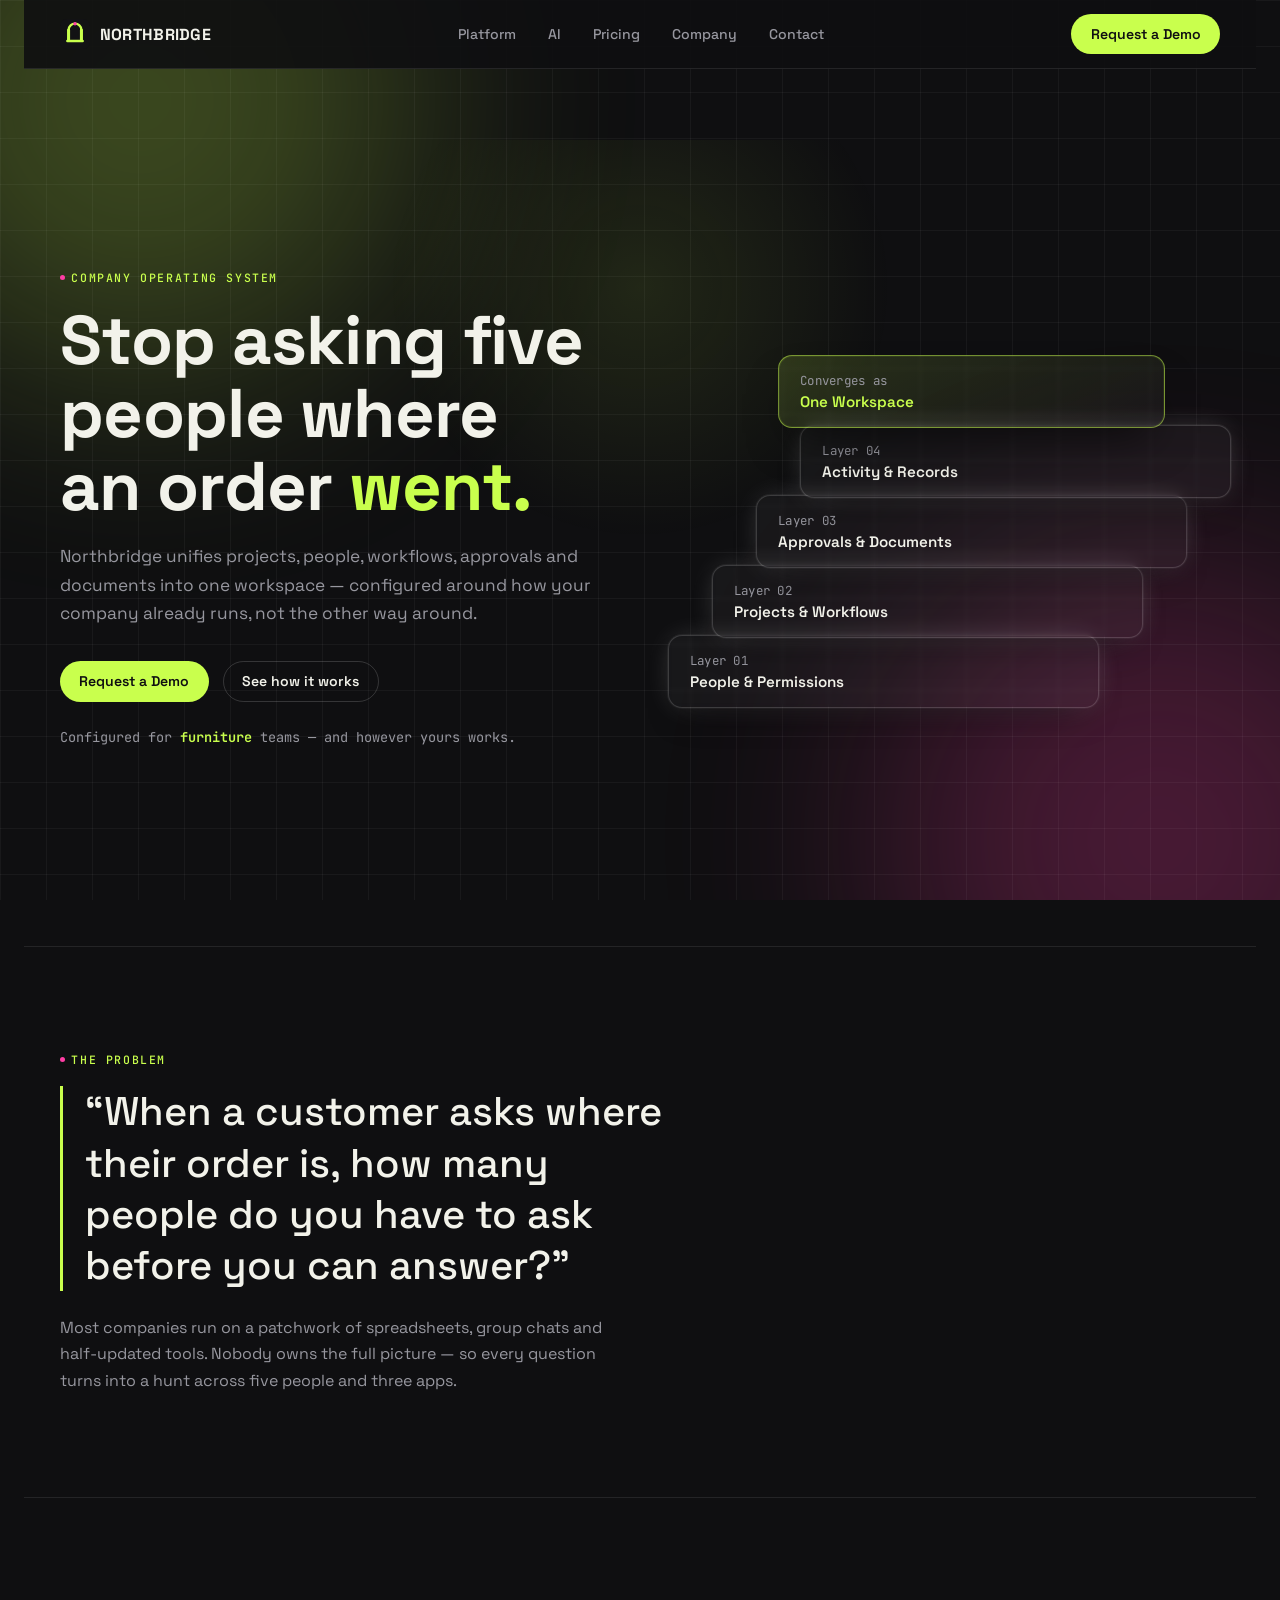
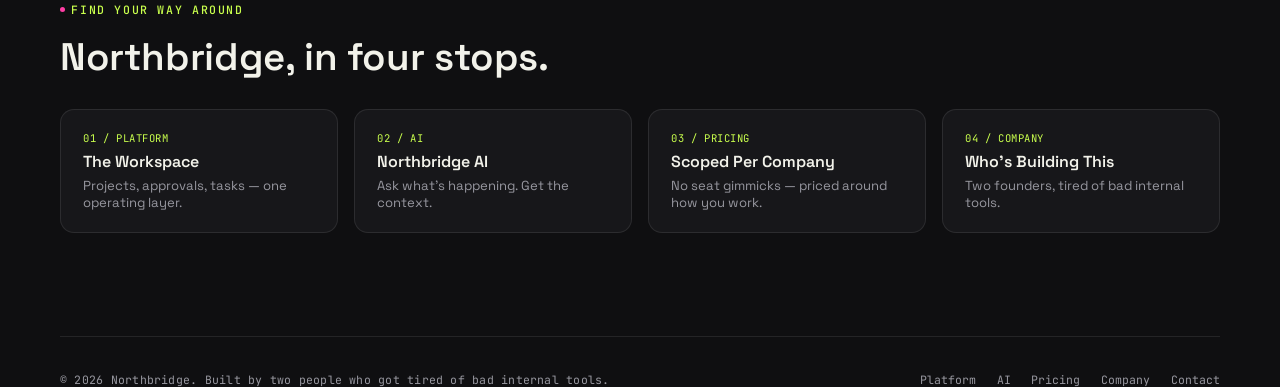
<file: index.html>
<!doctype html>
<html lang="en">
<head>
<meta charset="utf-8">
<meta name="viewport" content="width=device-width, initial-scale=1">
<title>Northbridge — Company Operating System</title>
<meta name="description" content="Northbridge unifies projects, people, workflows, approvals and documents into one workspace, configured around how your company already runs.">
<meta name="theme-color" content="#0F0F11">
<link rel="icon" href="favicon.svg" type="image/svg+xml">
<link rel="alternate icon" href="favicon.svg">
<link rel="apple-touch-icon" href="favicon.svg">
<link rel="stylesheet" href="styles.css">
</head>
<body>
<input type="checkbox" id="menu-toggle">

<div class="bg-fx" aria-hidden="true"><div class="orb orb-a"></div><div class="orb orb-b"></div></div>
<div class="grid-overlay" aria-hidden="true"></div>
<header class="nav">
  <div class="wrap nav-row">
    <a href="index.html" class="wordmark">
      <svg width="30" height="30" viewBox="0 0 128 128" fill="none" aria-hidden="true">
        <rect width="128" height="128" rx="28" fill="#121214"></rect>
        <rect x="30" y="40" width="13" height="54" rx="6.5" fill="#C9FF4D"></rect>
        <rect x="85" y="40" width="13" height="54" rx="6.5" fill="#C9FF4D"></rect>
        <rect x="26" y="88" width="76" height="11" rx="5.5" fill="#C9FF4D"></rect>
        <path d="M37 46C37 30 50 20 64 20C78 20 91 30 91 46" stroke="#C9FF4D" stroke-width="10" stroke-linecap="round"></path>
        <circle cx="64" cy="20" r="7.5" fill="#FF3EA5"></circle>
      </svg>
      NORTHBRIDGE
    </a>
    <nav class="links" id="navLinks">
      <a href="platform.html">Platform</a>
      <a href="ai.html">AI</a>
      <a href="pricing.html">Pricing</a>
      <a href="company.html">Company</a>
      <a href="contact.html">Contact</a>
    </nav>
    <div class="nav-right">
      <a href="contact.html" class="btn btn-accent">Request a Demo</a>
      <label class="burger" for="menu-toggle" aria-label="Toggle menu"><span></span><span></span><span></span></label>
    </div>
  </div>
</header>

<main id="top">

  <section style="border-top:none;">
    <div class="wrap hero">
      <div>
        <p class="eyebrow"><span class="dot"></span>Company Operating System</p>
        <h1>Stop asking five people where an order <mark>went.</mark></h1>
        <p class="hero-sub measure">Northbridge unifies projects, people, workflows, approvals and documents into one workspace &mdash; configured around how your company already runs, not the other way around.</p>
        <div class="hero-cta">
          <a href="contact.html" class="btn btn-accent btn-pulse">Request a Demo</a>
          <a href="platform.html" class="btn btn-outline">See how it works</a>
        </div>
        <p class="rot-line mono">Configured for <span id="rotWord">furniture</span> teams &mdash; and however yours works.</p>
      </div>
      <div class="deck reveal pre" data-reveal id="deck">
        <div class="deck-panel p1">Layer 01<b>People &amp; Permissions</b></div>
        <div class="deck-panel p2">Layer 02<b>Projects &amp; Workflows</b></div>
        <div class="deck-panel p3">Layer 03<b>Approvals &amp; Documents</b></div>
        <div class="deck-panel p4">Layer 04<b>Activity &amp; Records</b></div>
        <div class="deck-panel top">Converges as<b>One Workspace</b></div>
      </div>
    </div>
  </section>

  <section>
    <div class="wrap">
      <p class="eyebrow"><span class="dot"></span>The Problem</p>
      <p class="quote">&ldquo;When a customer asks where their order is, how many people do you have to ask before you can answer?&rdquo;</p>
      <p class="measure" style="margin-top:1.5rem; font-size:1rem;">Most companies run on a patchwork of spreadsheets, group chats and half-updated tools. Nobody owns the full picture &mdash; so every question turns into a hunt across five people and three apps.</p>
    </div>
  </section>

  <section style="border-bottom:none;">
    <div class="wrap">
      <p class="eyebrow"><span class="dot"></span>Find Your Way Around</p>
      <h2>Northbridge, in four stops.</h2>
      <div class="explore-grid">
        <a class="explore-card" href="platform.html">
          <span class="tag">01 / Platform</span>
          <span class="t">The Workspace</span>
          <span class="d">Projects, approvals, tasks &mdash; one operating layer.</span>
        </a>
        <a class="explore-card" href="ai.html">
          <span class="tag">02 / AI</span>
          <span class="t">Northbridge AI</span>
          <span class="d">Ask what's happening. Get the context.</span>
        </a>
        <a class="explore-card" href="pricing.html">
          <span class="tag">03 / Pricing</span>
          <span class="t">Scoped Per Company</span>
          <span class="d">No seat gimmicks &mdash; priced around how you work.</span>
        </a>
        <a class="explore-card" href="company.html">
          <span class="tag">04 / Company</span>
          <span class="t">Who's Building This</span>
          <span class="d">Two founders, tired of bad internal tools.</span>
        </a>
      </div>
    </div>
  </section>

</main>
<footer class="finerow wrap" style="border-top:1px solid var(--line); margin-top:0;">
  <span class="fine">&copy; 2026 Northbridge. Built by two people who got tired of bad internal tools.</span>
  <nav>
        <a href="platform.html">Platform</a>
        <a href="ai.html">AI</a>
        <a href="pricing.html">Pricing</a>
        <a href="company.html">Company</a>
        <a href="contact.html">Contact</a>
  </nav>
</footer>
<script src="script.js"></script>
</body>
</html>
</file>
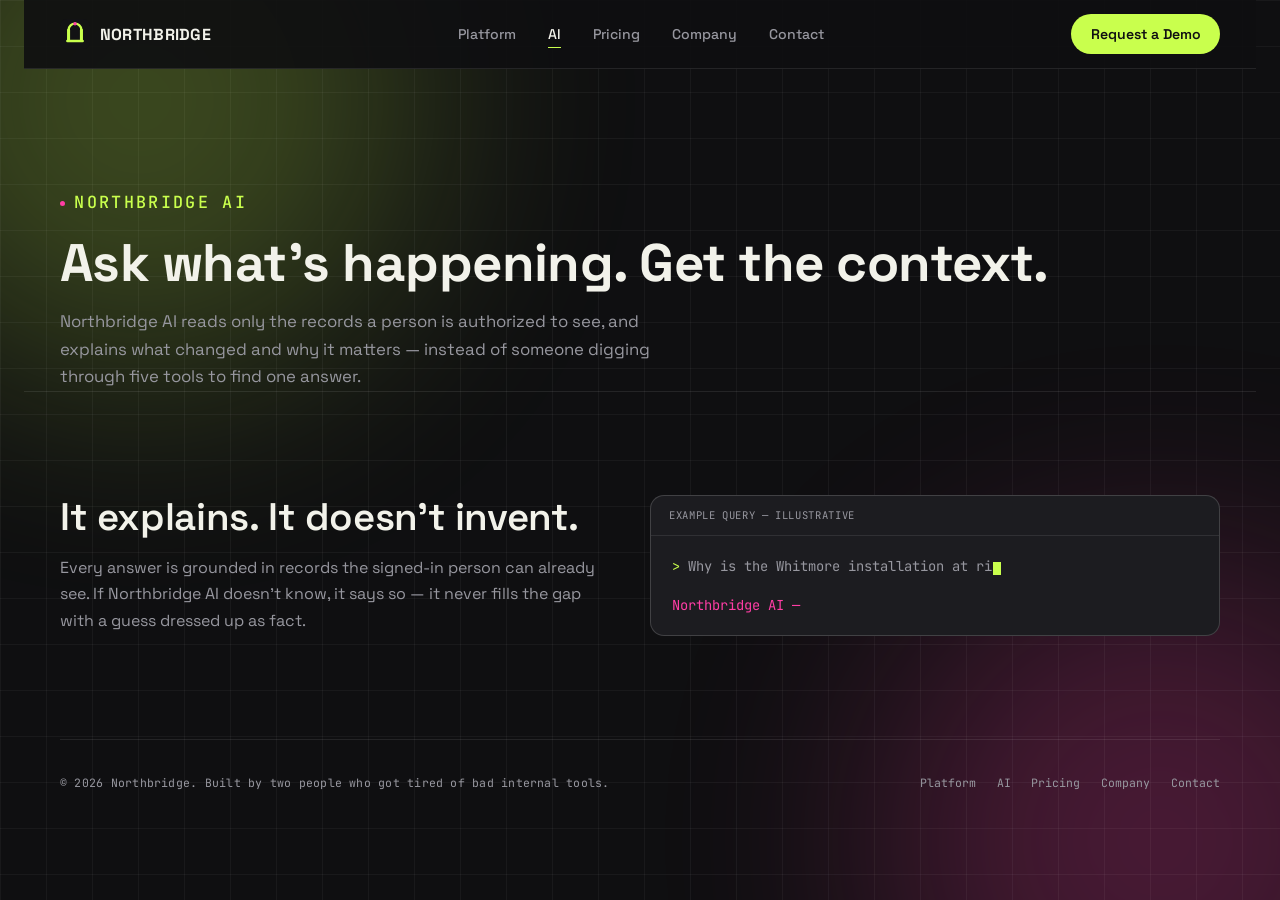
<file: ai.html>
<!doctype html>
<html lang="en">
<head>
<meta charset="utf-8">
<meta name="viewport" content="width=device-width, initial-scale=1">
<title>Northbridge AI</title>
<meta name="description" content="Northbridge AI reads only the records a person is authorized to see, and explains what changed and why it matters.">
<meta name="theme-color" content="#0F0F11">
<link rel="icon" href="favicon.svg" type="image/svg+xml">
<link rel="alternate icon" href="favicon.svg">
<link rel="apple-touch-icon" href="favicon.svg">
<link rel="stylesheet" href="styles.css">
</head>
<body>
<input type="checkbox" id="menu-toggle">

<div class="bg-fx" aria-hidden="true"><div class="orb orb-a"></div><div class="orb orb-b"></div></div>
<div class="grid-overlay" aria-hidden="true"></div>
<header class="nav">
  <div class="wrap nav-row">
    <a href="index.html" class="wordmark">
      <svg width="30" height="30" viewBox="0 0 128 128" fill="none" aria-hidden="true">
        <rect width="128" height="128" rx="28" fill="#121214"></rect>
        <rect x="30" y="40" width="13" height="54" rx="6.5" fill="#C9FF4D"></rect>
        <rect x="85" y="40" width="13" height="54" rx="6.5" fill="#C9FF4D"></rect>
        <rect x="26" y="88" width="76" height="11" rx="5.5" fill="#C9FF4D"></rect>
        <path d="M37 46C37 30 50 20 64 20C78 20 91 30 91 46" stroke="#C9FF4D" stroke-width="10" stroke-linecap="round"></path>
        <circle cx="64" cy="20" r="7.5" fill="#FF3EA5"></circle>
      </svg>
      NORTHBRIDGE
    </a>
    <nav class="links" id="navLinks">
      <a href="platform.html">Platform</a>
      <a href="ai.html" class="active" aria-current="page">AI</a>
      <a href="pricing.html">Pricing</a>
      <a href="company.html">Company</a>
      <a href="contact.html">Contact</a>
    </nav>
    <div class="nav-right">
      <a href="contact.html" class="btn btn-accent">Request a Demo</a>
      <label class="burger" for="menu-toggle" aria-label="Toggle menu"><span></span><span></span><span></span></label>
    </div>
  </div>
</header>

<main>
  <section class="page-head" style="border-top:none;">
    <div class="wrap">
      <p class="eyebrow"><span class="dot"></span>Northbridge AI</p>
      <h1>Ask what's happening. Get the context.</h1>
      <p class="measure">Northbridge AI reads only the records a person is authorized to see, and explains what changed and why it matters &mdash; instead of someone digging through five tools to find one answer.</p>
    </div>
  </section>

  <section style="border-bottom:none;">
    <div class="wrap ai-grid">
      <div>
        <h2>It explains. It doesn't invent.</h2>
        <p class="measure" style="margin-top:1.1rem; font-size:1rem;">Every answer is grounded in records the signed-in person can already see. If Northbridge AI doesn't know, it says so &mdash; it never fills the gap with a guess dressed up as fact.</p>
      </div>
      <div class="console reveal pre" data-reveal>
        <div class="console-head">Example query &mdash; illustrative</div>
        <div class="console-body" id="consoleBody">
          <div class="console-line"><span class="who">&gt; </span><span class="msg" id="qMsg" data-text="Why is the Whitmore installation at risk?"></span><span class="cursor" id="qCursor"></span></div>
          <div class="console-line reply"><span class="who">Northbridge AI &mdash; </span><span class="msg" id="aMsg" data-text="Install crew (2 people) was reassigned to the Carter project on Tuesday. Original install slot reopens Thursday. Flagged to Approvals for reschedule."></span><span class="cursor hide" id="aCursor"></span></div>
        </div>
      </div>
    </div>
  </section>
</main>
<footer class="finerow wrap" style="border-top:1px solid var(--line); margin-top:0;">
  <span class="fine">&copy; 2026 Northbridge. Built by two people who got tired of bad internal tools.</span>
  <nav>
        <a href="platform.html">Platform</a>
        <a href="ai.html">AI</a>
        <a href="pricing.html">Pricing</a>
        <a href="company.html">Company</a>
        <a href="contact.html">Contact</a>
  </nav>
</footer>
<script src="script.js"></script>
</body>
</html>
</file>
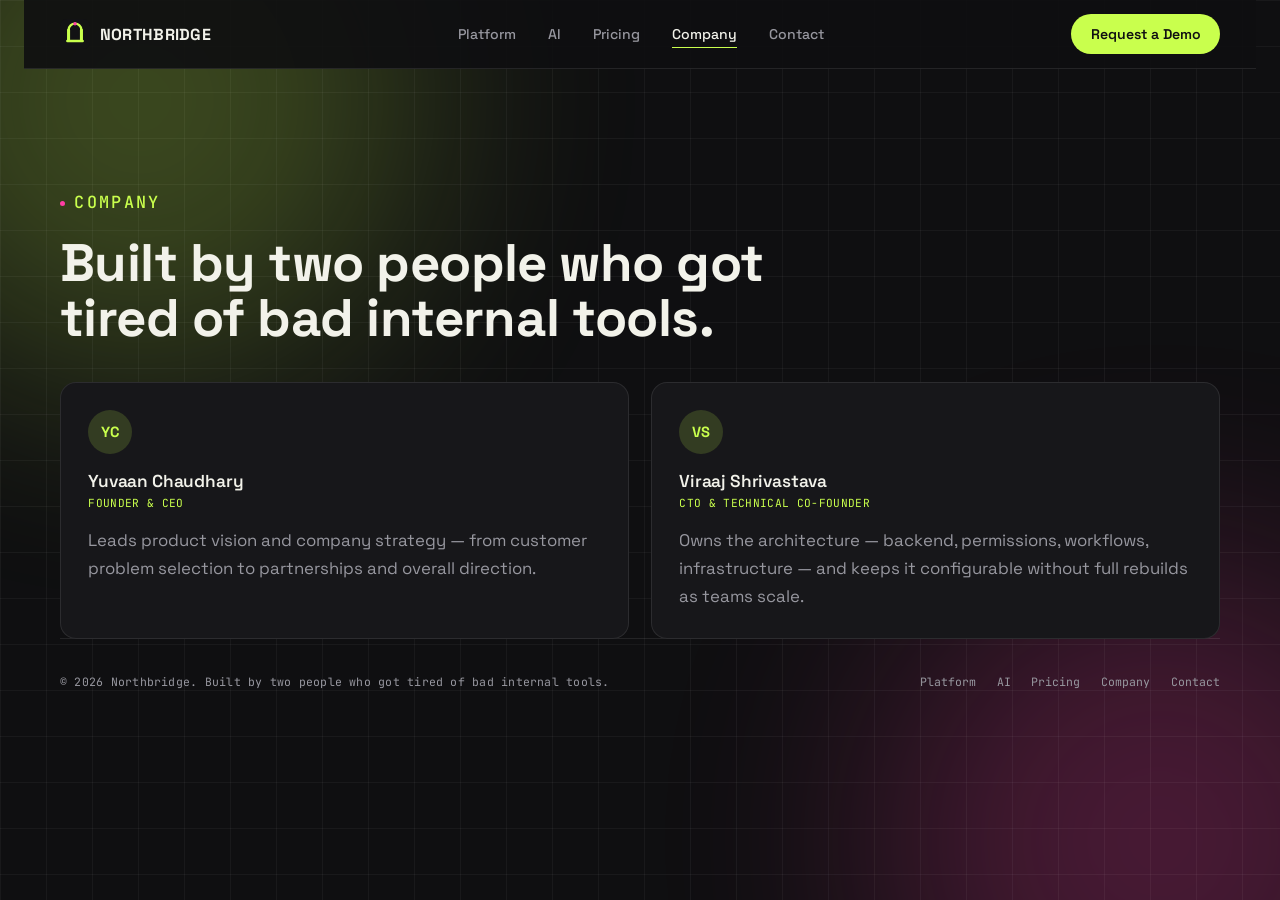
<file: company.html>
<!doctype html>
<html lang="en">
<head>
<meta charset="utf-8">
<meta name="viewport" content="width=device-width, initial-scale=1">
<title>Company — Northbridge</title>
<meta name="description" content="Northbridge is built by Yuvaan Chaudhary and Viraaj Shrivastava — two founders who got tired of bad internal tools.">
<meta name="theme-color" content="#0F0F11">
<link rel="icon" href="favicon.svg" type="image/svg+xml">
<link rel="alternate icon" href="favicon.svg">
<link rel="apple-touch-icon" href="favicon.svg">
<link rel="stylesheet" href="styles.css">
</head>
<body>
<input type="checkbox" id="menu-toggle">

<div class="bg-fx" aria-hidden="true"><div class="orb orb-a"></div><div class="orb orb-b"></div></div>
<div class="grid-overlay" aria-hidden="true"></div>
<header class="nav">
  <div class="wrap nav-row">
    <a href="index.html" class="wordmark">
      <svg width="30" height="30" viewBox="0 0 128 128" fill="none" aria-hidden="true">
        <rect width="128" height="128" rx="28" fill="#121214"></rect>
        <rect x="30" y="40" width="13" height="54" rx="6.5" fill="#C9FF4D"></rect>
        <rect x="85" y="40" width="13" height="54" rx="6.5" fill="#C9FF4D"></rect>
        <rect x="26" y="88" width="76" height="11" rx="5.5" fill="#C9FF4D"></rect>
        <path d="M37 46C37 30 50 20 64 20C78 20 91 30 91 46" stroke="#C9FF4D" stroke-width="10" stroke-linecap="round"></path>
        <circle cx="64" cy="20" r="7.5" fill="#FF3EA5"></circle>
      </svg>
      NORTHBRIDGE
    </a>
    <nav class="links" id="navLinks">
      <a href="platform.html">Platform</a>
      <a href="ai.html">AI</a>
      <a href="pricing.html">Pricing</a>
      <a href="company.html" class="active" aria-current="page">Company</a>
      <a href="contact.html">Contact</a>
    </nav>
    <div class="nav-right">
      <a href="contact.html" class="btn btn-accent">Request a Demo</a>
      <label class="burger" for="menu-toggle" aria-label="Toggle menu"><span></span><span></span><span></span></label>
    </div>
  </div>
</header>

<main>
  <section class="page-head" style="border-top:none; border-bottom:none;">
    <div class="wrap">
      <p class="eyebrow"><span class="dot"></span>Company</p>
      <h1>Built by two people who got tired of bad internal tools.</h1>
      <div class="team-grid">
        <div class="team-card">
          <div class="initials">YC</div>
          <h3>Yuvaan Chaudhary</h3>
          <div class="role">FOUNDER &amp; CEO</div>
          <p>Leads product vision and company strategy &mdash; from customer problem selection to partnerships and overall direction.</p>
        </div>
        <div class="team-card">
          <div class="initials">VS</div>
          <h3>Viraaj Shrivastava</h3>
          <div class="role">CTO &amp; TECHNICAL CO-FOUNDER</div>
          <p>Owns the architecture &mdash; backend, permissions, workflows, infrastructure &mdash; and keeps it configurable without full rebuilds as teams scale.</p>
        </div>
      </div>
    </div>
  </section>
</main>
<footer class="finerow wrap" style="border-top:1px solid var(--line); margin-top:0;">
  <span class="fine">&copy; 2026 Northbridge. Built by two people who got tired of bad internal tools.</span>
  <nav>
        <a href="platform.html">Platform</a>
        <a href="ai.html">AI</a>
        <a href="pricing.html">Pricing</a>
        <a href="company.html">Company</a>
        <a href="contact.html">Contact</a>
  </nav>
</footer>
<script src="script.js"></script>
</body>
</html>
</file>
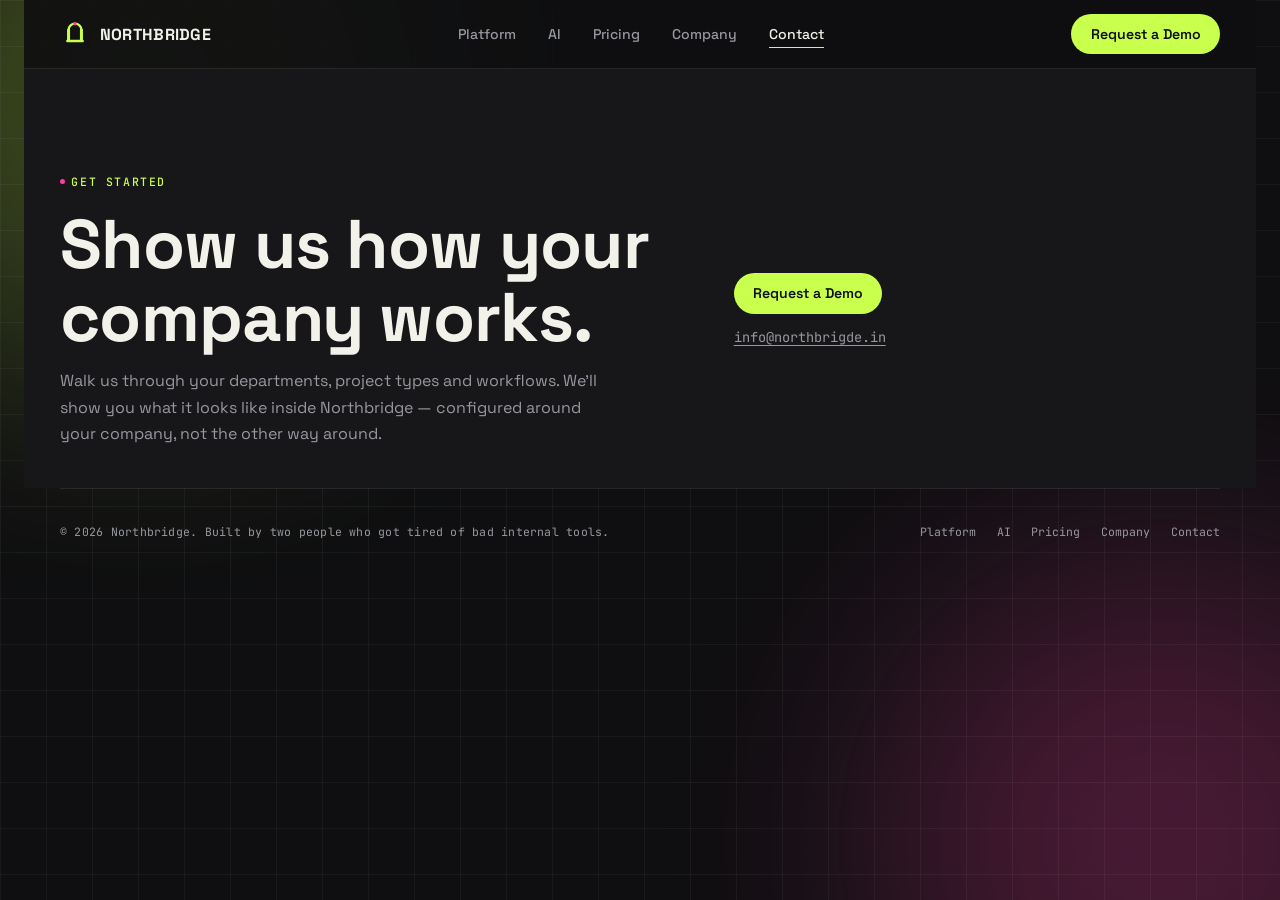
<file: contact.html>
<!doctype html>
<html lang="en">
<head>
<meta charset="utf-8">
<meta name="viewport" content="width=device-width, initial-scale=1">
<title>Contact — Northbridge</title>
<meta name="description" content="Talk to Northbridge about how your company works, and see what it looks like configured for your team.">
<meta name="theme-color" content="#0F0F11">
<link rel="icon" href="favicon.svg" type="image/svg+xml">
<link rel="alternate icon" href="favicon.svg">
<link rel="apple-touch-icon" href="favicon.svg">
<link rel="stylesheet" href="styles.css">
</head>
<body>
<input type="checkbox" id="menu-toggle">

<div class="bg-fx" aria-hidden="true"><div class="orb orb-a"></div><div class="orb orb-b"></div></div>
<div class="grid-overlay" aria-hidden="true"></div>
<header class="nav">
  <div class="wrap nav-row">
    <a href="index.html" class="wordmark">
      <svg width="30" height="30" viewBox="0 0 128 128" fill="none" aria-hidden="true">
        <rect width="128" height="128" rx="28" fill="#121214"></rect>
        <rect x="30" y="40" width="13" height="54" rx="6.5" fill="#C9FF4D"></rect>
        <rect x="85" y="40" width="13" height="54" rx="6.5" fill="#C9FF4D"></rect>
        <rect x="26" y="88" width="76" height="11" rx="5.5" fill="#C9FF4D"></rect>
        <path d="M37 46C37 30 50 20 64 20C78 20 91 30 91 46" stroke="#C9FF4D" stroke-width="10" stroke-linecap="round"></path>
        <circle cx="64" cy="20" r="7.5" fill="#FF3EA5"></circle>
      </svg>
      NORTHBRIDGE
    </a>
    <nav class="links" id="navLinks">
      <a href="platform.html">Platform</a>
      <a href="ai.html">AI</a>
      <a href="pricing.html">Pricing</a>
      <a href="company.html">Company</a>
      <a href="contact.html" class="active" aria-current="page">Contact</a>
    </nav>
    <div class="nav-right">
      <a href="contact.html" class="btn btn-accent">Request a Demo</a>
      <label class="burger" for="menu-toggle" aria-label="Toggle menu"><span></span><span></span><span></span></label>
    </div>
  </div>
</header>

<main>
  <section class="close-band" style="border-top:none; padding-top:clamp(3.4rem,8vw,6.5rem);">
    <div class="wrap">
      <div class="cta-inner reveal pre" data-reveal style="border-bottom:none; padding-bottom:0;">
        <div>
          <p class="eyebrow"><span class="dot"></span>Get Started</p>
          <h1>Show us how your company works.</h1>
          <p class="measure" style="margin-top:.9rem; font-size:1rem;">Walk us through your departments, project types and workflows. We'll show you what it looks like inside Northbridge &mdash; configured around your company, not the other way around.</p>
        </div>
        <div class="cta-actions">
          <a href="mailto:info@northbrigde.in" class="btn btn-accent btn-pulse">Request a Demo</a>
          <a href="mailto:info@northbrigde.in" class="email">info@northbrigde.in</a>
        </div>
      </div>
    </div>
  </section>
</main>
<footer class="finerow wrap" style="border-top:1px solid var(--line); margin-top:0;">
  <span class="fine">&copy; 2026 Northbridge. Built by two people who got tired of bad internal tools.</span>
  <nav>
        <a href="platform.html">Platform</a>
        <a href="ai.html">AI</a>
        <a href="pricing.html">Pricing</a>
        <a href="company.html">Company</a>
        <a href="contact.html">Contact</a>
  </nav>
</footer>
<script src="script.js"></script>
</body>
</html>
</file>
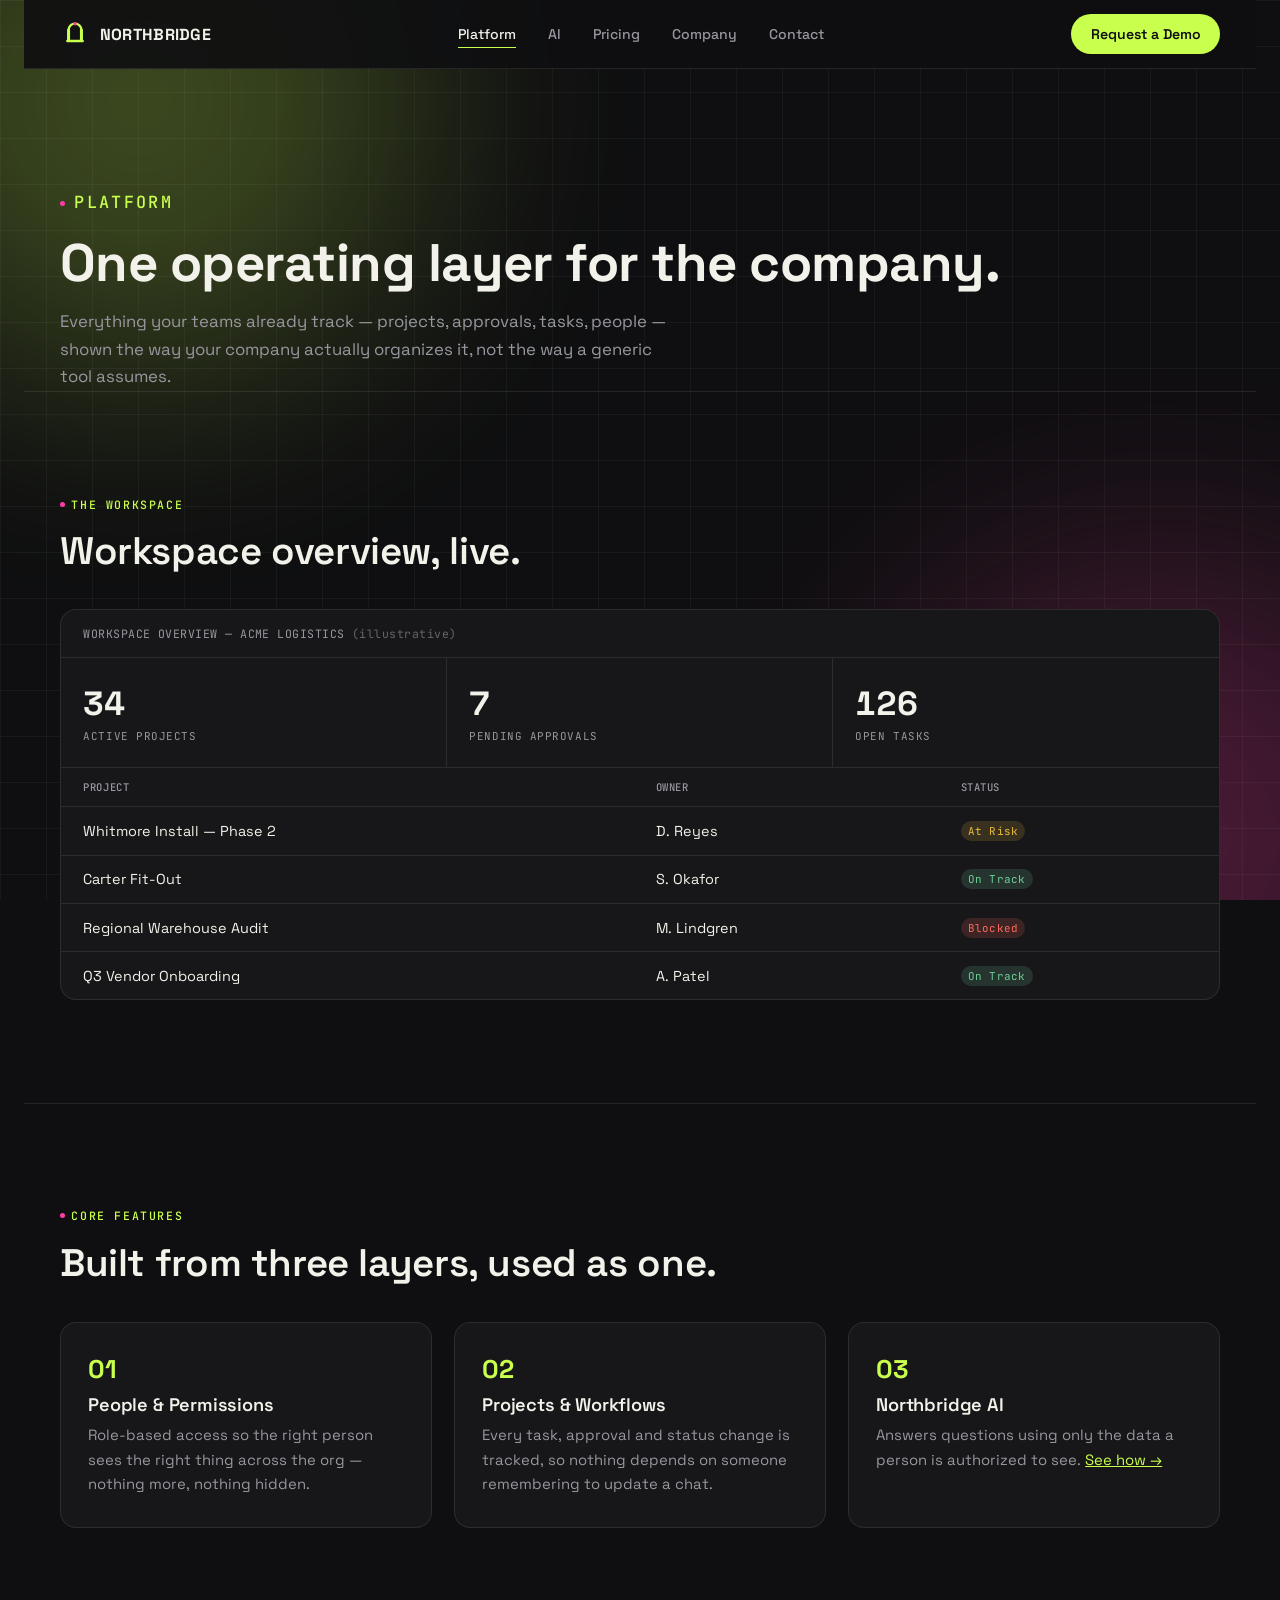
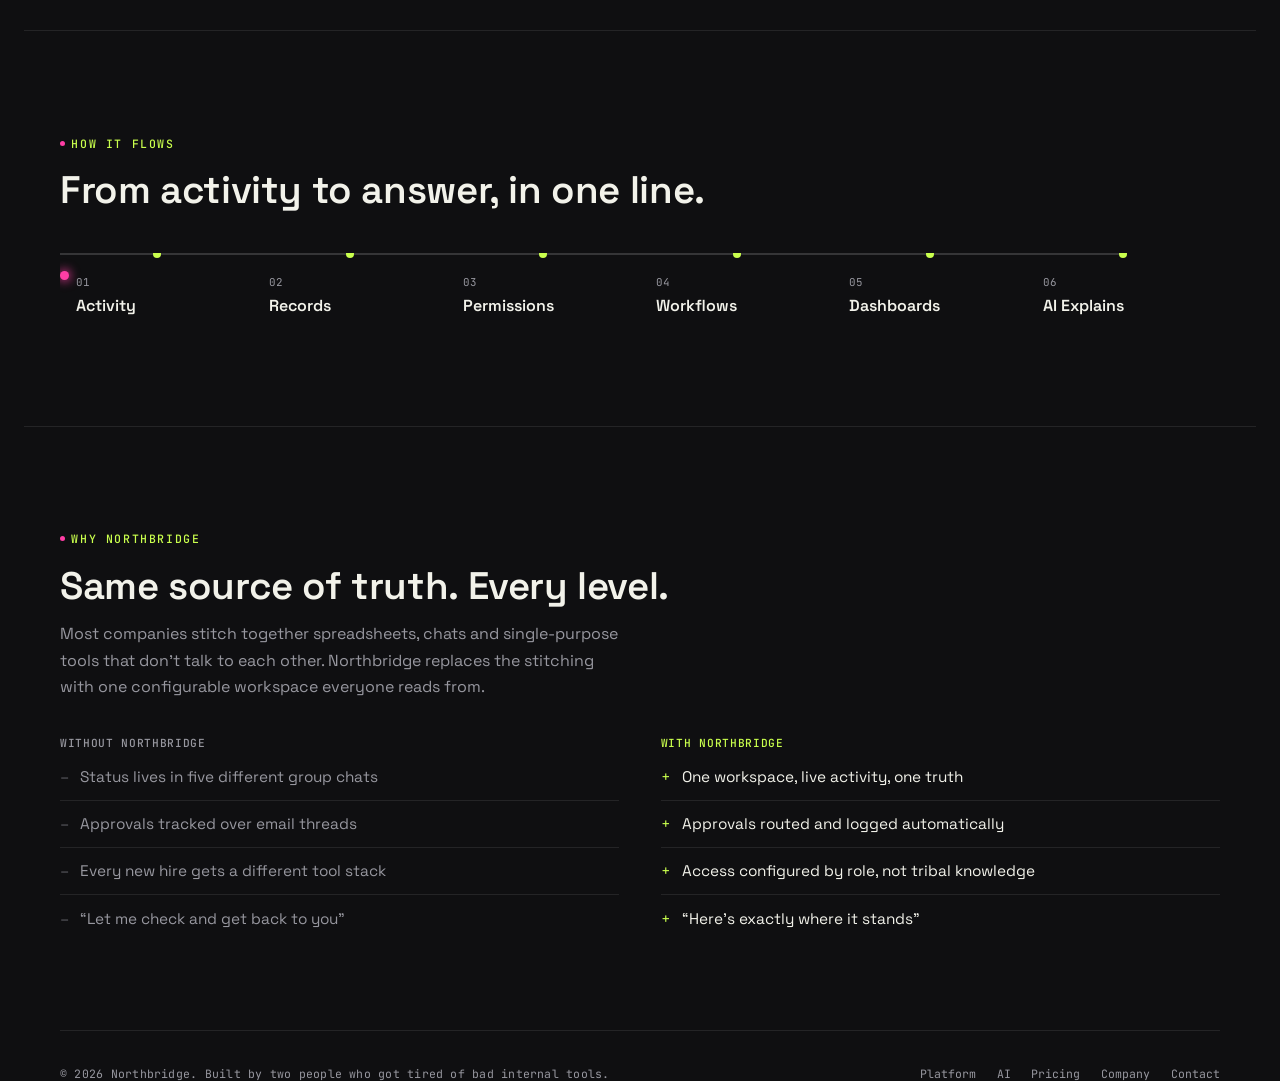
<file: platform.html>
<!doctype html>
<html lang="en">
<head>
<meta charset="utf-8">
<meta name="viewport" content="width=device-width, initial-scale=1">
<title>Platform — Northbridge</title>
<meta name="description" content="One operating layer for the company: projects, approvals, tasks and people, shown the way your company actually organizes them.">
<meta name="theme-color" content="#0F0F11">
<link rel="icon" href="favicon.svg" type="image/svg+xml">
<link rel="alternate icon" href="favicon.svg">
<link rel="apple-touch-icon" href="favicon.svg">
<link rel="stylesheet" href="styles.css">
</head>
<body>
<input type="checkbox" id="menu-toggle">

<div class="bg-fx" aria-hidden="true"><div class="orb orb-a"></div><div class="orb orb-b"></div></div>
<div class="grid-overlay" aria-hidden="true"></div>
<header class="nav">
  <div class="wrap nav-row">
    <a href="index.html" class="wordmark">
      <svg width="30" height="30" viewBox="0 0 128 128" fill="none" aria-hidden="true">
        <rect width="128" height="128" rx="28" fill="#121214"></rect>
        <rect x="30" y="40" width="13" height="54" rx="6.5" fill="#C9FF4D"></rect>
        <rect x="85" y="40" width="13" height="54" rx="6.5" fill="#C9FF4D"></rect>
        <rect x="26" y="88" width="76" height="11" rx="5.5" fill="#C9FF4D"></rect>
        <path d="M37 46C37 30 50 20 64 20C78 20 91 30 91 46" stroke="#C9FF4D" stroke-width="10" stroke-linecap="round"></path>
        <circle cx="64" cy="20" r="7.5" fill="#FF3EA5"></circle>
      </svg>
      NORTHBRIDGE
    </a>
    <nav class="links" id="navLinks">
      <a href="platform.html" class="active" aria-current="page">Platform</a>
      <a href="ai.html">AI</a>
      <a href="pricing.html">Pricing</a>
      <a href="company.html">Company</a>
      <a href="contact.html">Contact</a>
    </nav>
    <div class="nav-right">
      <a href="contact.html" class="btn btn-accent">Request a Demo</a>
      <label class="burger" for="menu-toggle" aria-label="Toggle menu"><span></span><span></span><span></span></label>
    </div>
  </div>
</header>

<main>
  <section class="page-head" style="border-top:none;">
    <div class="wrap">
      <p class="eyebrow"><span class="dot"></span>Platform</p>
      <h1>One operating layer for the company.</h1>
      <p class="measure">Everything your teams already track &mdash; projects, approvals, tasks, people &mdash; shown the way your company actually organizes it, not the way a generic tool assumes.</p>
    </div>
  </section>

  <section>
    <div class="wrap">
      <p class="eyebrow"><span class="dot"></span>The Workspace</p>
      <h2>Workspace overview, live.</h2>
      <div class="panel reveal pre" data-reveal style="margin-top:2.3rem;">
        <div class="panel-head">
          <span>WORKSPACE OVERVIEW &mdash; ACME LOGISTICS <span style="opacity:.6;">(illustrative)</span></span>
        </div>
        <div class="metrics">
          <div class="metric"><div class="num" data-target="34">0</div><div class="lbl">Active Projects</div></div>
          <div class="metric"><div class="num" data-target="7">0</div><div class="lbl">Pending Approvals</div></div>
          <div class="metric"><div class="num" data-target="126">0</div><div class="lbl">Open Tasks</div></div>
        </div>
        <table class="rows">
          <thead><tr><th>Project</th><th>Owner</th><th>Status</th></tr></thead>
          <tbody>
            <tr><td>Whitmore Install &mdash; Phase 2</td><td>D. Reyes</td><td><span class="chip chip-warn">At Risk</span></td></tr>
            <tr><td>Carter Fit-Out</td><td>S. Okafor</td><td><span class="chip chip-good">On Track</span></td></tr>
            <tr><td>Regional Warehouse Audit</td><td>M. Lindgren</td><td><span class="chip chip-bad">Blocked</span></td></tr>
            <tr><td>Q3 Vendor Onboarding</td><td>A. Patel</td><td><span class="chip chip-good">On Track</span></td></tr>
          </tbody>
        </table>
      </div>
    </div>
  </section>

  <section>
    <div class="wrap">
      <p class="eyebrow"><span class="dot"></span>Core Features</p>
      <h2>Built from three layers, used as one.</h2>
      <div class="feature-grid">
        <div class="feature">
          <div class="num">01</div>
          <h3>People &amp; Permissions</h3>
          <p>Role-based access so the right person sees the right thing across the org &mdash; nothing more, nothing hidden.</p>
        </div>
        <div class="feature">
          <div class="num">02</div>
          <h3>Projects &amp; Workflows</h3>
          <p>Every task, approval and status change is tracked, so nothing depends on someone remembering to update a chat.</p>
        </div>
        <div class="feature">
          <div class="num">03</div>
          <h3>Northbridge AI</h3>
          <p>Answers questions using only the data a person is authorized to see. <a href="ai.html" style="color:var(--lime); text-decoration:underline;">See how &rarr;</a></p>
        </div>
      </div>
    </div>
  </section>

  <section>
    <div class="wrap">
      <p class="eyebrow"><span class="dot"></span>How It Flows</p>
      <h2>From activity to answer, in one line.</h2>
      <div class="flow reveal pre" data-reveal>
        <div class="flow-pulse" aria-hidden="true"></div>
        <div class="flow-step"><div class="flow-line"></div><div class="flow-dot"></div><div class="n">01</div><div class="t">Activity</div></div>
        <div class="flow-step"><div class="flow-line"></div><div class="flow-dot"></div><div class="n">02</div><div class="t">Records</div></div>
        <div class="flow-step"><div class="flow-line"></div><div class="flow-dot"></div><div class="n">03</div><div class="t">Permissions</div></div>
        <div class="flow-step"><div class="flow-line"></div><div class="flow-dot"></div><div class="n">04</div><div class="t">Workflows</div></div>
        <div class="flow-step"><div class="flow-line"></div><div class="flow-dot"></div><div class="n">05</div><div class="t">Dashboards</div></div>
        <div class="flow-step"><div class="flow-line"></div><div class="flow-dot"></div><div class="n">06</div><div class="t">AI Explains</div></div>
      </div>
    </div>
  </section>

  <section style="border-bottom:none;">
    <div class="wrap">
      <p class="eyebrow"><span class="dot"></span>Why Northbridge</p>
      <h2>Same source of truth. Every level.</h2>
      <p class="measure" style="margin-top:.9rem; font-size:1rem;">Most companies stitch together spreadsheets, chats and single-purpose tools that don't talk to each other. Northbridge replaces the stitching with one configurable workspace everyone reads from.</p>
      <div class="why-grid">
        <div class="why-col before">
          <h4>Without Northbridge</h4>
          <ul>
            <li>Status lives in five different group chats</li>
            <li>Approvals tracked over email threads</li>
            <li>Every new hire gets a different tool stack</li>
            <li>&ldquo;Let me check and get back to you&rdquo;</li>
          </ul>
        </div>
        <div class="why-col now">
          <h4>With Northbridge</h4>
          <ul>
            <li>One workspace, live activity, one truth</li>
            <li>Approvals routed and logged automatically</li>
            <li>Access configured by role, not tribal knowledge</li>
            <li>&ldquo;Here's exactly where it stands&rdquo;</li>
          </ul>
        </div>
      </div>
    </div>
  </section>
</main>
<footer class="finerow wrap" style="border-top:1px solid var(--line); margin-top:0;">
  <span class="fine">&copy; 2026 Northbridge. Built by two people who got tired of bad internal tools.</span>
  <nav>
        <a href="platform.html">Platform</a>
        <a href="ai.html">AI</a>
        <a href="pricing.html">Pricing</a>
        <a href="company.html">Company</a>
        <a href="contact.html">Contact</a>
  </nav>
</footer>
<script src="script.js"></script>
</body>
</html>
</file>
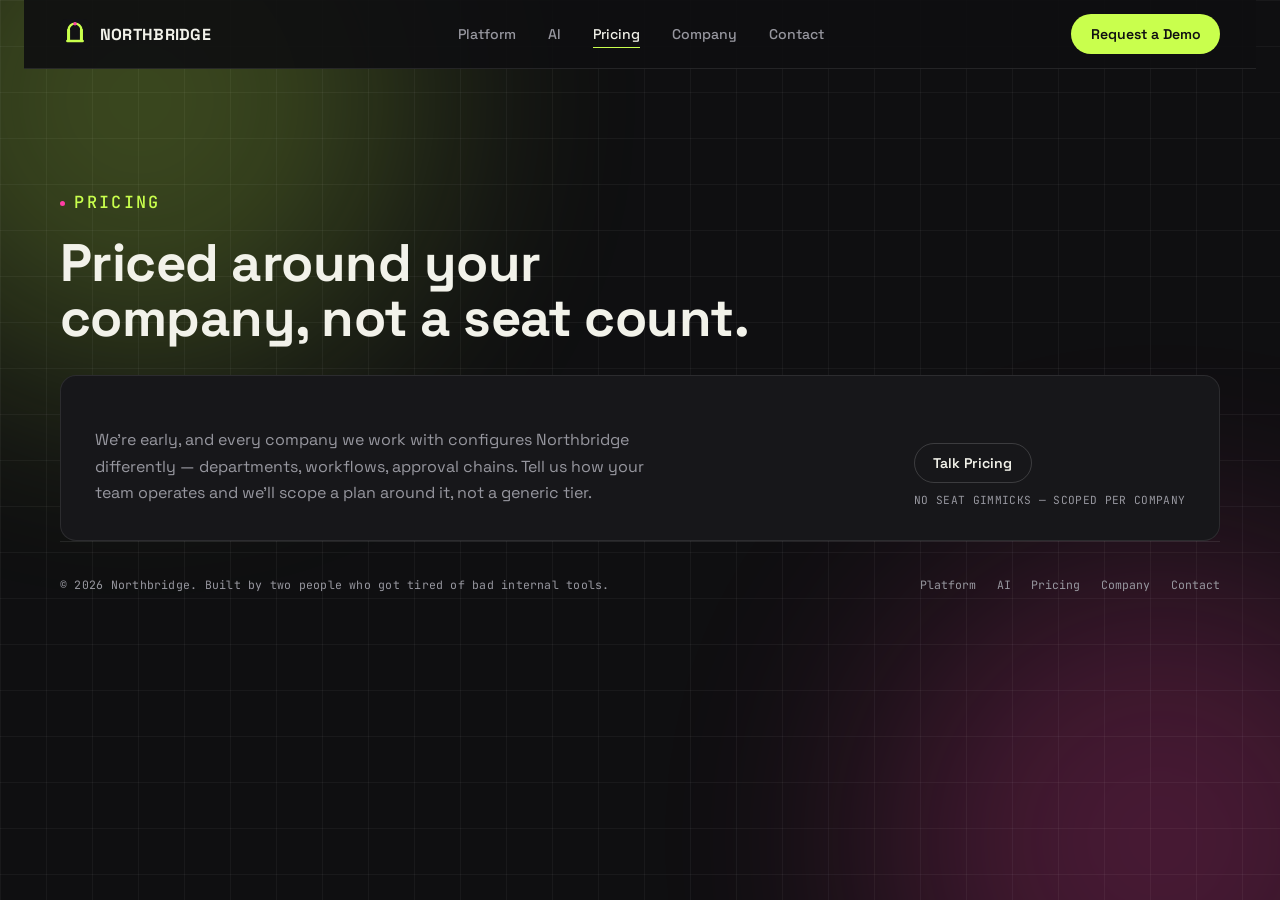
<file: pricing.html>
<!doctype html>
<html lang="en">
<head>
<meta charset="utf-8">
<meta name="viewport" content="width=device-width, initial-scale=1">
<title>Pricing — Northbridge</title>
<meta name="description" content="Northbridge is priced around your company, not a per-seat tier. Tell us how your team operates and we'll scope a plan around it.">
<meta name="theme-color" content="#0F0F11">
<link rel="icon" href="favicon.svg" type="image/svg+xml">
<link rel="alternate icon" href="favicon.svg">
<link rel="apple-touch-icon" href="favicon.svg">
<link rel="stylesheet" href="styles.css">
</head>
<body>
<input type="checkbox" id="menu-toggle">

<div class="bg-fx" aria-hidden="true"><div class="orb orb-a"></div><div class="orb orb-b"></div></div>
<div class="grid-overlay" aria-hidden="true"></div>
<header class="nav">
  <div class="wrap nav-row">
    <a href="index.html" class="wordmark">
      <svg width="30" height="30" viewBox="0 0 128 128" fill="none" aria-hidden="true">
        <rect width="128" height="128" rx="28" fill="#121214"></rect>
        <rect x="30" y="40" width="13" height="54" rx="6.5" fill="#C9FF4D"></rect>
        <rect x="85" y="40" width="13" height="54" rx="6.5" fill="#C9FF4D"></rect>
        <rect x="26" y="88" width="76" height="11" rx="5.5" fill="#C9FF4D"></rect>
        <path d="M37 46C37 30 50 20 64 20C78 20 91 30 91 46" stroke="#C9FF4D" stroke-width="10" stroke-linecap="round"></path>
        <circle cx="64" cy="20" r="7.5" fill="#FF3EA5"></circle>
      </svg>
      NORTHBRIDGE
    </a>
    <nav class="links" id="navLinks">
      <a href="platform.html">Platform</a>
      <a href="ai.html">AI</a>
      <a href="pricing.html" class="active" aria-current="page">Pricing</a>
      <a href="company.html">Company</a>
      <a href="contact.html">Contact</a>
    </nav>
    <div class="nav-right">
      <a href="contact.html" class="btn btn-accent">Request a Demo</a>
      <label class="burger" for="menu-toggle" aria-label="Toggle menu"><span></span><span></span><span></span></label>
    </div>
  </div>
</header>

<main>
  <section class="page-head" style="border-top:none; border-bottom:none;">
    <div class="wrap">
      <p class="eyebrow"><span class="dot"></span>Pricing</p>
      <h1>Priced around your company, not a seat count.</h1>
      <div class="pricing-panel">
        <p class="measure" style="font-size:1rem;">We're early, and every company we work with configures Northbridge differently &mdash; departments, workflows, approval chains. Tell us how your team operates and we'll scope a plan around it, not a generic tier.</p>
        <div style="display:flex; flex-direction:column; gap:.6rem; align-items:flex-start;">
          <a href="contact.html" class="btn btn-outline">Talk Pricing</a>
          <span class="p-note">NO SEAT GIMMICKS &mdash; SCOPED PER COMPANY</span>
        </div>
      </div>
    </div>
  </section>
</main>
<footer class="finerow wrap" style="border-top:1px solid var(--line); margin-top:0;">
  <span class="fine">&copy; 2026 Northbridge. Built by two people who got tired of bad internal tools.</span>
  <nav>
        <a href="platform.html">Platform</a>
        <a href="ai.html">AI</a>
        <a href="pricing.html">Pricing</a>
        <a href="company.html">Company</a>
        <a href="contact.html">Contact</a>
  </nav>
</footer>
<script src="script.js"></script>
</body>
</html>
</file>
<file: styles.css>
@import url('https://fonts.googleapis.com/css2?family=Space+Grotesk:wght@400;500;600;700&family=JetBrains+Mono:wght@400;500;600&display=swap');

:root{
  --bg:#0F0F11;
  --panel:#17171A;
  --panel2:#1C1C20;
  --text:#F2F2EA;
  --dim:#97979F;
  --dimmer:#59595F;
  --line:rgba(255,255,255,.09);
  --line-strong:rgba(255,255,255,.16);
  --lime:#C9FF4D;
  --lime-ink:#0F0F11;
  --pink:#FF3EA5;
  --good:#6FCF97; --warn:#E8B93F; --bad:#FF6B5B;
  --glass:rgba(255,255,255,.04);
}

*{box-sizing:border-box;}
html{scroll-behavior:smooth;}
@media (prefers-reduced-motion: reduce){ html{scroll-behavior:auto;} }

/* ---------- easter egg: selection colour, like the old site ---------- */
::selection{ background:var(--lime); color:var(--lime-ink); }
::-moz-selection{ background:var(--lime); color:var(--lime-ink); }

body{
  margin:0;
  background:var(--bg);
  color:var(--text);
  font-family:'Space Grotesk', ui-sans-serif, system-ui, sans-serif;
  padding-inline:24px;
  overflow-x:hidden;
}

/* ---------- ambient background: drifting glow + panning circuit grid ---------- */
.bg-fx{ position:fixed; inset:0; z-index:-1; overflow:hidden; }
.bg-fx .orb{ position:absolute; width:560px; height:560px; border-radius:50%; filter:blur(120px); opacity:.24; }
.bg-fx .orb-a{ background:var(--lime); top:-180px; left:-140px; animation:driftA 24s ease-in-out infinite alternate; }
.bg-fx .orb-b{ background:var(--pink); bottom:-220px; right:-160px; animation:driftB 30s ease-in-out infinite alternate; }
.grid-overlay{
  position:fixed; inset:0; z-index:-1; pointer-events:none; opacity:.5;
  background-image:
    linear-gradient(var(--line) 1px, transparent 1px),
    linear-gradient(90deg, var(--line) 1px, transparent 1px);
  background-size:46px 46px;
  animation:panGrid 44s linear infinite;
}
@keyframes driftA{ from{transform:translate(0,0) scale(1);} to{transform:translate(130px,90px) scale(1.12);} }
@keyframes driftB{ from{transform:translate(0,0) scale(1);} to{transform:translate(-110px,-70px) scale(1.08);} }
@keyframes panGrid{ from{background-position:0 0, 0 0;} to{background-position:46px 46px, 46px 46px;} }
@media (prefers-reduced-motion: reduce){
  .bg-fx .orb, .grid-overlay{ animation:none; }
}
.wrap{max-width:1160px; margin-inline:auto;}
.measure{max-width:56ch;}
img,svg{max-width:100%;}
a{color:inherit;}

h1,h2,h3{
  font-family:'Space Grotesk', sans-serif;
  font-weight:600;
  line-height:1.06;
  text-wrap:balance;
  margin:0;
  letter-spacing:-0.01em;
}
h1{font-size:clamp(2.3rem, 5.6vw, 4.3rem); font-weight:700;}
h2{font-size:clamp(1.6rem, 3.4vw, 2.4rem);}
p{line-height:1.65; margin:0; color:var(--dim);}
strong{color:var(--text); font-weight:600;}

.mono{font-family:'JetBrains Mono', ui-monospace, monospace;}
.eyebrow{
  font-family:'JetBrains Mono', monospace;
  font-size:.72rem;
  letter-spacing:.14em;
  text-transform:uppercase;
  color:var(--lime);
  margin-bottom:1.1rem;
  font-weight:500;
  display:flex; align-items:center; gap:.55em;
}
.eyebrow .dot{width:5px; height:5px; border-radius:50%; background:var(--pink); flex:none;}

section{ padding-block:clamp(3.4rem, 8vw, 6.5rem); }
section + section{ border-top:1px solid var(--line); }

/* page opener used on every page except the home hero */
section.page-head{ padding-bottom:0; }
section.page-head h1{ font-size:clamp(2rem, 4.6vw, 3.3rem); }
section.page-head p{ margin-top:1.1rem; font-size:1.05rem; }

/* ---------- nav ---------- */
header.nav{
  position:sticky; top:0; z-index:30;
  background:rgba(15,15,17,.9);
  border-bottom:1px solid var(--line);
}
.nav-row{
  display:flex; align-items:center; justify-content:space-between;
  padding-block:14px; gap:1rem;
}
.wordmark{
  display:flex; align-items:center; gap:.6em;
  font-family:'Space Grotesk', sans-serif;
  font-weight:700; font-size:1rem;
  letter-spacing:.02em;
  color:var(--text);
  text-decoration:none;
}
.wordmark svg{flex:none;}
nav.links{display:flex; gap:2rem; list-style:none; margin:0; padding:0;}
nav.links a{
  font-size:.88rem; text-decoration:none;
  color:var(--dim); font-weight:500;
  padding-block:.3rem; border-bottom:1px solid transparent;
  transition:color .15s ease, border-color .15s ease;
}
nav.links a:hover, nav.links a.active{color:var(--text); border-color:var(--lime);}
.nav-right{display:flex; align-items:center; gap:1.2rem;}

.btn{
  font-family:'Space Grotesk', sans-serif;
  font-weight:600; font-size:.88rem;
  text-decoration:none; padding:.72em 1.3em;
  border-radius:100px; display:inline-flex; align-items:center; gap:.5em;
  border:1px solid transparent; white-space:nowrap;
  transition:filter .15s ease, background .15s ease, border-color .15s ease;
}
.btn-accent{background:var(--lime); color:var(--lime-ink);}
.btn-accent:hover{filter:brightness(1.06);}
.btn-outline{border-color:var(--line-strong); color:var(--text);}
.btn-outline:hover{border-color:var(--dim);}
.btn:focus-visible{outline:2px solid var(--lime); outline-offset:3px;}
.btn-pulse{animation:btnPulse 2.6s ease-out infinite;}
@keyframes btnPulse{
  0%{box-shadow:0 0 0 0 rgba(201,255,77,.45);}
  70%{box-shadow:0 0 0 13px rgba(201,255,77,0);}
  100%{box-shadow:0 0 0 0 rgba(201,255,77,0);}
}
@media (prefers-reduced-motion: reduce){ .btn-pulse{animation:none;} }

#menu-toggle{display:none;}
.burger{display:none; flex-direction:column; gap:5px; background:none; border:none; cursor:pointer; padding:6px;}
.burger span{width:20px; height:2px; background:var(--text);}
@media (max-width:800px){
  nav.links{
    position:fixed; inset:53px 0 0 0;
    flex-direction:column; gap:0;
    background:var(--bg);
    padding:.5rem 24px;
    transform:translateY(-110%);
    transition:transform .25s ease;
    border-bottom:1px solid var(--line);
  }
  nav.links a{padding:1.1rem 0; border-bottom:1px solid var(--line); font-size:1.05rem; width:100%;}
  #menu-toggle:checked ~ header.nav nav.links{transform:translateY(0);}
  .burger{display:flex;}
  .nav-right .btn-accent{display:none;}
}

.hero{
  position:relative;
  display:grid; grid-template-columns:1fr 1fr; gap:3.5rem; align-items:center;
  padding-block:clamp(3.2rem, 8vw, 6rem);
}
.hero::before{
  content:"";
  position:absolute; inset:-2rem;
  background:radial-gradient(360px circle at var(--mx,50%) var(--my,20%), rgba(201,255,77,.10), transparent 70%);
  pointer-events:none; z-index:0;
}
.hero > *{ position:relative; z-index:1; }
@media (max-width:920px){ .hero{grid-template-columns:1fr;} }
.hero-cta{display:flex; gap:.9rem; margin-top:2.1rem; flex-wrap:wrap;}
.hero-sub{margin-top:1.2rem; font-size:1.08rem;}
.hero mark{background:none; color:var(--lime);}
.rot-line{ margin-top:1.5rem; font-size:.85rem; color:var(--dim); }
.rot-line #rotWord{ color:var(--lime); font-weight:600; display:inline-block; min-width:7.5ch; transition:opacity .25s ease, transform .25s ease; }
.rot-line #rotWord.swap{ opacity:0; transform:translateY(4px); }
@media (prefers-reduced-motion: reduce){ .hero::before{display:none;} }

/* layered deck — echoes the bridge mark: pylons + arch + deck */
.deck{
  position:relative; height:400px;
  transform:translate(var(--px,0px), var(--py,0px));
  transition:transform .35s ease-out;
}
.deck-panel{
  position:absolute; width:78%;
  padding:1rem 1.3rem;
  background:var(--glass);
  border:1px solid var(--line-strong);
  border-radius:14px;
  box-shadow:0 18px 34px -18px rgba(0,0,0,.6), 0 0 0 1px rgba(255,255,255,.05), 0 0 28px -6px rgba(255,255,255,.22);
  font-family:'JetBrains Mono', monospace;
  font-size:.78rem;
  color:var(--dim);
  letter-spacing:.02em;
  backdrop-filter:blur(2px);
}
.deck-panel b{
  display:block; font-family:'Space Grotesk',sans-serif; font-weight:600;
  font-size:.95rem; color:var(--text); margin-top:.15rem; letter-spacing:0;
}
.deck-panel.p1{ left:0;   bottom:0;   z-index:1; animation:floatP1 5.2s ease-in-out infinite; }
.deck-panel.p2{ left:8%;  bottom:70px; z-index:2; animation:floatP2 6.1s ease-in-out infinite .3s; }
.deck-panel.p3{ left:16%; bottom:140px; z-index:3; animation:floatP3 5.6s ease-in-out infinite .6s; }
.deck-panel.p4{ left:24%; bottom:210px; z-index:4; animation:floatP4 6.6s ease-in-out infinite .9s; }
.deck-panel.top{
  left:20%; bottom:280px; z-index:5; width:70%;
  background:linear-gradient(155deg, rgba(201,255,77,.14), rgba(255,255,255,.03));
  border-color:rgba(201,255,77,.5);
  box-shadow:0 22px 44px -16px rgba(0,0,0,.65), 0 0 0 1px rgba(201,255,77,.08) inset;
  animation:floatTop 4.8s ease-in-out infinite 1.1s, glowPulse 3.4s ease-in-out infinite;
}
.deck-panel.top b{color:var(--lime);}
@keyframes floatP1{ 0%,100%{transform:rotate(-2deg) translateY(0);} 50%{transform:rotate(-2deg) translateY(-7px);} }
@keyframes floatP2{ 0%,100%{transform:rotate(1.4deg) translateY(0);} 50%{transform:rotate(1.4deg) translateY(-9px);} }
@keyframes floatP3{ 0%,100%{transform:rotate(-1.2deg) translateY(0);} 50%{transform:rotate(-1.2deg) translateY(-6px);} }
@keyframes floatP4{ 0%,100%{transform:rotate(1.6deg) translateY(0);} 50%{transform:rotate(1.6deg) translateY(-8px);} }
@keyframes floatTop{ 0%,100%{transform:translateY(0);} 50%{transform:translateY(-10px);} }
@keyframes glowPulse{ 0%,100%{box-shadow:0 22px 44px -16px rgba(0,0,0,.65), 0 0 0 1px rgba(201,255,77,.08) inset;} 50%{box-shadow:0 22px 44px -16px rgba(0,0,0,.65), 0 0 22px 2px rgba(201,255,77,.18);} }
@media (max-width:920px){
  .deck{height:auto; display:flex; flex-direction:column; gap:.7rem; transform:none;}
  .deck-panel{position:static; width:100%; animation:none !important;}
}
@media (prefers-reduced-motion: reduce){
  .deck-panel{animation:none !important;}
  .deck{transform:none;}
}

.quote{
  font-size:clamp(1.6rem, 3.6vw, 2.5rem);
  font-weight:500; line-height:1.28; color:var(--text);
  text-wrap:balance; max-width:24ch; position:relative; padding-left:1.4rem;
  border-left:3px solid var(--lime);
}

.panel{
  background:var(--panel); border:1px solid var(--line);
  border-radius:16px; overflow:hidden;
}
.panel-head{
  display:flex; justify-content:space-between; align-items:center;
  padding:1rem 1.4rem; border-bottom:1px solid var(--line);
  font-family:'JetBrains Mono',monospace; font-size:.72rem; color:var(--dim); letter-spacing:.04em;
}
.metrics{ display:grid; grid-template-columns:repeat(3,1fr); border-bottom:1px solid var(--line); }
.metric{ padding:1.5rem 1.4rem; border-right:1px solid var(--line); }
.metric:last-child{border-right:none;}
.metric .num{ font-variant-numeric:tabular-nums; font-size:2.1rem; font-weight:700; color:var(--text); }
.metric .lbl{ font-family:'JetBrains Mono',monospace; font-size:.68rem; text-transform:uppercase; letter-spacing:.05em; color:var(--dim); margin-top:.3rem; }
@media (max-width:640px){ .metrics{grid-template-columns:1fr;} .metric{border-right:none; border-bottom:1px solid var(--line);} .metric:last-child{border-bottom:none;} }

table.rows{width:100%; border-collapse:collapse; font-size:.9rem;}
table.rows th{ text-align:left; font-family:'JetBrains Mono',monospace; font-size:.66rem; text-transform:uppercase; letter-spacing:.05em; color:var(--dim); padding:.75rem 1.4rem; border-bottom:1px solid var(--line); font-weight:500; }
table.rows td{ padding:.85rem 1.4rem; border-bottom:1px solid var(--line); color:var(--text); }
table.rows tr:last-child td{border-bottom:none;}
.chip{ font-family:'JetBrains Mono',monospace; font-size:.68rem; letter-spacing:.02em; padding:.28em .65em; border-radius:100px; display:inline-block; white-space:nowrap; }
.chip-good{color:var(--good); background:color-mix(in srgb, var(--good) 16%, transparent);}
.chip-warn{color:var(--warn); background:color-mix(in srgb, var(--warn) 16%, transparent);}
.chip-bad{color:var(--bad); background:color-mix(in srgb, var(--bad) 16%, transparent);}

.feature-grid{ display:grid; grid-template-columns:repeat(3,1fr); gap:1.4rem; margin-top:2.4rem; perspective:900px; }
@media (max-width:820px){ .feature-grid{grid-template-columns:1fr;} }
.feature{
  background:var(--panel); border:1px solid var(--line); border-radius:16px; padding:1.9rem 1.7rem;
  transition:transform .15s ease, border-color .15s ease, box-shadow .15s ease;
  will-change:transform;
}
.feature:hover{ border-color:var(--line-strong); box-shadow:0 18px 34px -22px rgba(201,255,77,.18); }
.feature .num{ font-weight:700; font-size:1.6rem; color:var(--lime); }
.feature h3{font-size:1.14rem; margin:.6rem 0 .55rem;}
.feature p{font-size:.93rem;}

.flow{ display:flex; gap:0; margin-top:2.6rem; overflow-x:auto; overflow-y:hidden; padding-bottom:.5rem; position:relative; }
.flow-step{ flex:1 0 145px; position:relative; padding:1.4rem 1rem 0; }
.flow-line{ position:absolute; top:0; left:0; right:0; height:2px; background:var(--line-strong); }
.flow-step:first-child .flow-line{left:50%;}
.flow-step:last-child .flow-line{right:50%;}
.flow-dot{ position:absolute; top:-3px; left:50%; transform:translateX(-50%); width:8px; height:8px; border-radius:50%; background:var(--lime); }
.flow-step .n{ font-family:'JetBrains Mono',monospace; font-size:.68rem; color:var(--dim); }
.flow-step .t{ font-weight:600; margin-top:.35rem; font-size:1rem; }
.flow-pulse{
  position:absolute; top:calc(1.4rem - 4px); left:0;
  width:9px; height:9px; border-radius:50%;
  background:var(--pink); box-shadow:0 0 10px 2px rgba(255,62,165,.7);
  animation:travel 5.5s linear infinite;
}
@keyframes travel{ 0%{left:0; opacity:0;} 6%{opacity:1;} 94%{opacity:1;} 100%{left:100%; opacity:0;} }
@media (max-width:760px){ .flow-pulse{display:none;} }
@media (prefers-reduced-motion: reduce){ .flow-pulse{display:none;} }

.ai-grid{display:grid; grid-template-columns:1fr 1.05fr; gap:3rem; align-items:center;}
@media (max-width:900px){ .ai-grid{grid-template-columns:1fr;} }
.console{
  background:var(--panel2); border:1px solid var(--line-strong); border-radius:14px;
  font-family:'JetBrains Mono',monospace; font-size:.86rem; overflow:hidden;
}
.console-head{ padding:.8rem 1.1rem; border-bottom:1px solid var(--line); color:var(--dim); font-size:.66rem; text-transform:uppercase; letter-spacing:.06em; }
.console-body{ padding:1.2rem 1.3rem; display:flex; flex-direction:column; gap:1rem; }
.console-line{ line-height:1.62; color:var(--dim); min-height:1.62em; }
.console-line .who{ color:var(--lime); }
.console-line.reply{ color:var(--text); }
.console-line.reply .who{ color:var(--pink); }
.console-line .cursor{ display:inline-block; width:.55em; height:1em; background:var(--lime); vertical-align:text-bottom; margin-left:1px; animation:blink 1s step-end infinite; }
.console-line .cursor.hide{ visibility:hidden; }
@keyframes blink{ 50%{opacity:0;} }
@media (prefers-reduced-motion: reduce){ .console-line .cursor{animation:none;} }

.why-grid{ display:grid; grid-template-columns:1fr 1fr; gap:2.6rem; margin-top:2.2rem; }
@media (max-width:760px){ .why-grid{grid-template-columns:1fr;} }
.why-col h4{ font-family:'JetBrains Mono',monospace; font-size:.7rem; letter-spacing:.06em; text-transform:uppercase; margin:0 0 1.1rem; color:var(--dim); font-weight:500; }
.why-col.now h4{color:var(--lime);}
.why-col ul{margin:0; padding:0; list-style:none; display:flex; flex-direction:column; gap:.85rem;}
.why-col li{font-size:.96rem; color:var(--text); display:flex; gap:.7em; padding-bottom:.85rem; border-bottom:1px solid var(--line);}
.why-col li:last-child{border-bottom:none; padding-bottom:0;}
.why-col.before li{color:var(--dim);}
.why-col li::before{content:"–"; color:var(--dimmer); flex:none;}
.why-col.now li::before{content:"+"; color:var(--lime);}

.pricing-panel{ display:flex; justify-content:space-between; align-items:flex-end; gap:2rem; flex-wrap:wrap; background:var(--panel); border:1px solid var(--line); border-radius:16px; padding:2.1rem; margin-top:1.8rem; }
.pricing-panel .p-note{ font-family:'JetBrains Mono',monospace; font-size:.7rem; color:var(--dim); letter-spacing:.03em; }

.team-grid{display:grid; grid-template-columns:1fr 1fr; gap:1.4rem; margin-top:2.2rem; perspective:900px;}
@media (max-width:700px){ .team-grid{grid-template-columns:1fr;} }
.team-card{
  border:1px solid var(--line); border-radius:16px; padding:1.7rem; background:var(--panel);
  transition:transform .15s ease, border-color .15s ease, box-shadow .15s ease;
  will-change:transform;
}
.team-card:hover{ border-color:var(--line-strong); box-shadow:0 18px 34px -22px rgba(201,255,77,.18); }
.team-card .initials{ width:44px;height:44px; border-radius:50%; background:color-mix(in srgb, var(--lime) 16%, transparent); color:var(--lime); display:flex; align-items:center; justify-content:center; font-weight:700; font-size:.92rem; margin-bottom:1.1rem; }
.team-card h3{font-size:1.08rem;}
.team-card .role{ font-family:'JetBrains Mono',monospace; font-size:.7rem; color:var(--lime); margin:.35rem 0 .85rem; letter-spacing:.03em; }
.team-card p{font-size:.9rem;}

/* home page "explore" links */
.explore-grid{ display:grid; grid-template-columns:repeat(4,1fr); gap:1rem; margin-top:2rem; }
@media (max-width:820px){ .explore-grid{grid-template-columns:1fr 1fr;} }
@media (max-width:480px){ .explore-grid{grid-template-columns:1fr;} }
.explore-card{
  background:var(--panel); border:1px solid var(--line); border-radius:14px;
  padding:1.3rem 1.4rem; text-decoration:none; color:inherit;
  display:flex; flex-direction:column; gap:.35rem;
  transition:border-color .15s ease, transform .15s ease;
}
.explore-card:hover{ border-color:var(--line-strong); transform:translateY(-2px); }
.explore-card .tag{ font-family:'JetBrains Mono',monospace; font-size:.66rem; color:var(--lime); text-transform:uppercase; letter-spacing:.05em; }
.explore-card .t{ font-weight:600; font-size:1rem; }
.explore-card .d{ font-size:.82rem; color:var(--dim); }

.close-band{ padding-block:clamp(3.5rem, 8vw, 6rem) 2.5rem; background:var(--panel); }
.cta-inner{ display:grid; grid-template-columns:1.3fr 1fr; gap:2.6rem; align-items:center; padding-bottom:3rem; border-bottom:1px solid var(--line); }
@media (max-width:820px){ .cta-inner{grid-template-columns:1fr;} }
.cta-actions{display:flex; flex-direction:column; gap:.9rem; align-items:flex-start;}
.cta-actions .email{ font-family:'JetBrains Mono',monospace; font-size:.85rem; color:var(--dim); text-decoration:underline; text-underline-offset:3px; }

footer.finerow{ display:flex; justify-content:space-between; align-items:center; flex-wrap:wrap; gap:1rem; padding-top:2.2rem; }
.fine{ font-family:'JetBrains Mono',monospace; font-size:.72rem; color:var(--dim); letter-spacing:.02em; }
footer nav{display:flex; gap:1.3rem;}
footer nav a{ font-family:'JetBrains Mono',monospace; font-size:.72rem; text-decoration:none; color:var(--dim); }
footer nav a:hover{color:var(--text);}

.reveal{opacity:1; transform:none; transition:opacity .6s ease, transform .6s ease;}
.reveal.pre{opacity:0; transform:translateY(16px);}
@media (prefers-reduced-motion: reduce){ .reveal.pre{opacity:1; transform:none;} }

/* ---------- cursor spotlight: soft light that follows the mouse, on every page ---------- */
.cursor-glow{
  position:fixed; inset:0; z-index:2; pointer-events:none;
  background:radial-gradient(480px circle at var(--gx,50%) var(--gy,30%), rgba(201,255,77,.12), transparent 68%);
  mix-blend-mode:screen;
  opacity:0; transition:opacity .35s ease;
}
.cursor-glow.show{ opacity:1; }
@media (max-width:900px), (hover:none){ .cursor-glow{ display:none; } }
@media (prefers-reduced-motion: reduce){ .cursor-glow{ display:none; } }
</file>
